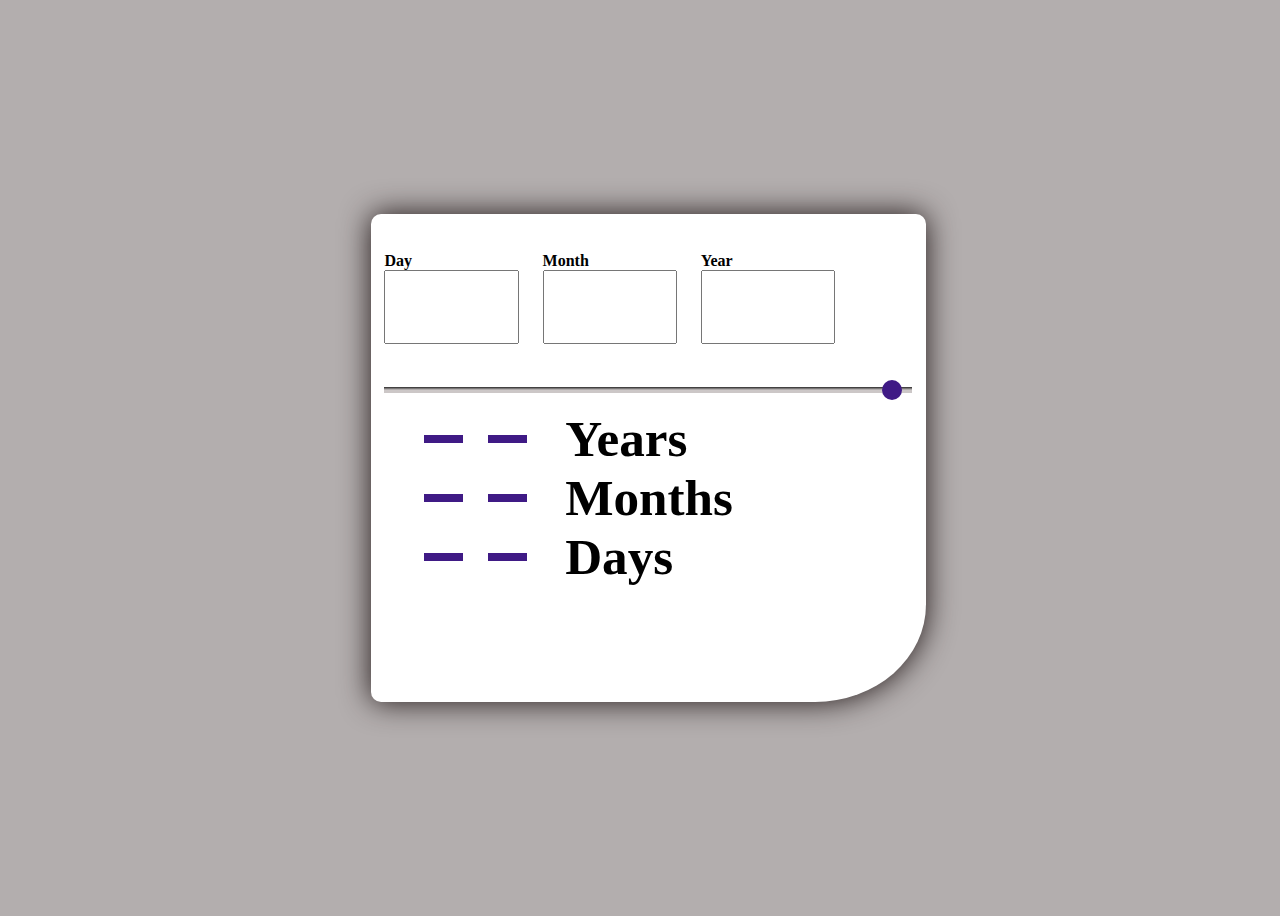
<file: week-two-learn/index.html>
<html lang="en">
<head>
    <meta charset="UTF-8">
    <meta http-equiv="X-UA-Compatible" content="IE=edge">
    <meta name="viewport" content="width=device-width, initial-scale=1.0">
        <!--Bootstrap icon-->
        <link rel="stylesheet" href="https://cdn.jsdelivr.net/npm/bootstrap-icons@1.3.0/font/bootstrap-icons.css">

        <!--Font Awaresome-->
        <link rel="stylesheet" href="https://use.fontawesome.com/releases/v5.5.0/css/all.css" integrity="sha384-B4dIYHKNBt8Bc12p+WXckhzcICo0wtJAoU8YZTY5qE0Id1GSseTk6S+L3BlXeVIU" crossorigin="anonymous">
        <link rel="stylesheet" href="index.css">
        <title>Week two work,Dev consulting</title>
</head>
<body>
       <div id="main">
            <div id="main-1">
                <span>
                    <label for="day"><strong>Day</strong></label><br>
                    <input type="text" id="day" name="days" class="myInput"><br>
                    <i>Must be a valid A valid day</i>
                </span>
                <span>
                    <label for="month"><strong>Month</strong></label><br>
                    <input type="text" id="month" name="months" class="myInput"><br>
                    <i>Must be a valid A valid Month</i>
                </span>
                <span>
                    <label for="year"><strong>Year</strong></label><br>
                    <input type="text" id="year" name="years" class="c"><br>
                    <i>Must be a valid A valid Year</i>
                </span>
            </div>
            <div id="main-2"> 
                <span class="fa fa-arrow-down fa-lg" id="DownArrow"></span>
            </div>
            <div id="main-3">
                <ul>
                    <li>
                        <input type="text" id="Y1">&nbsp;&nbsp;<input type="text" id="Y2">  &nbsp; &nbsp;<strong>Years</strong>
                    </li>
                    <li>
                        <input type="text" id="M1">&nbsp;&nbsp;<input type="text" id="M2">  &nbsp; &nbsp;<strong>Months</strong>
                    </li>
                    <li>
                        <input type="text" id="D1">&nbsp;&nbsp;<input type="text" id="D2">  &nbsp; &nbsp;<strong>Days</strong>
                    </li>
                </ul>
            </div>
       </div>
       <script src="jQuery_3-6-4.js"></script>
       <script src="index.js"></script>
</body>
</html>
</file>
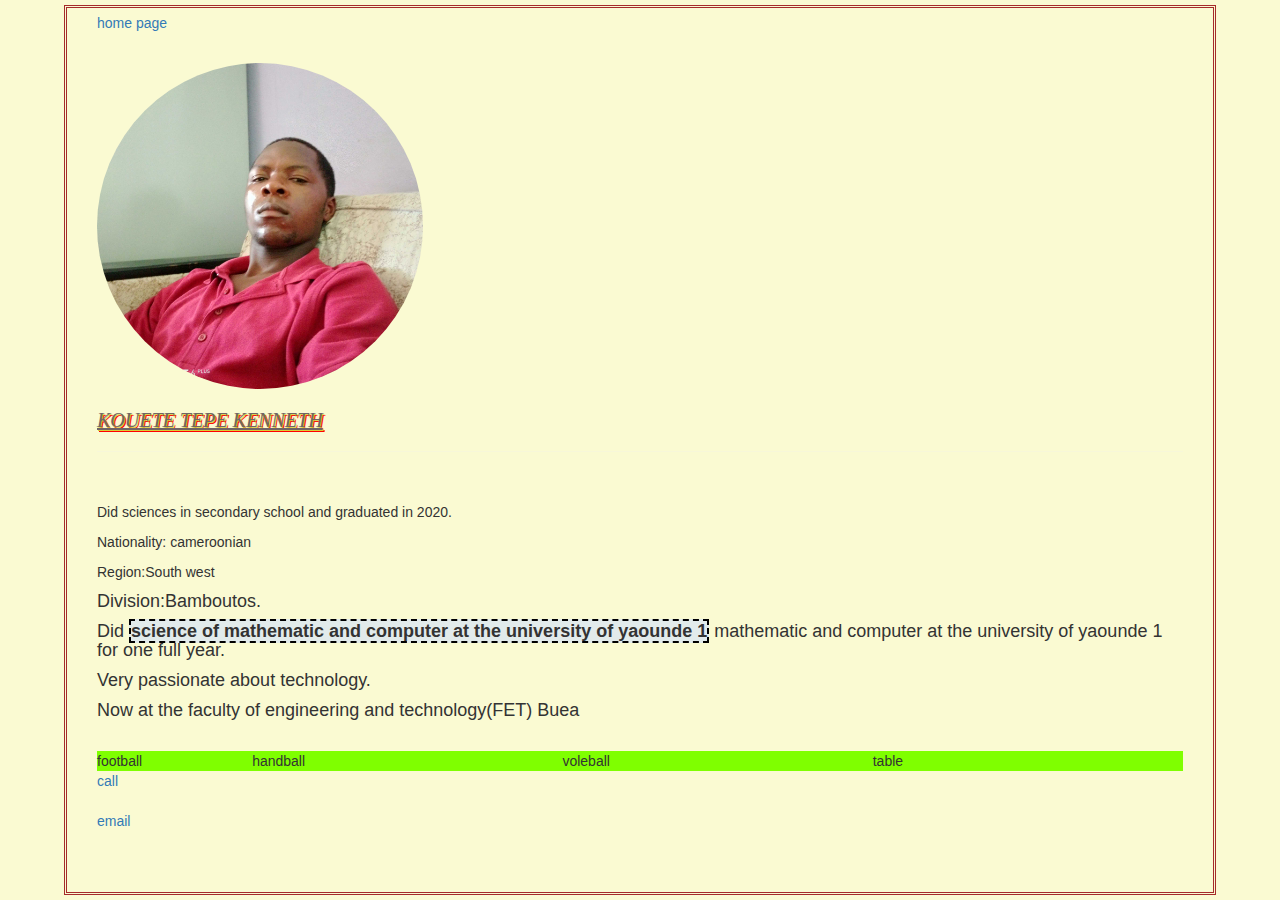
<file: about.html>
</!DOCTYPE html>
<html>
<head>
	<meta charset="utf-8">
	<meta name="viewport" content="width=device-width, initial-scale=1">
    <link href="https://cdn.jsdelivr.net/npm/bootstrap@5.1.3/dist/css/bootstrap.min.css" rel="stylesheet">
    <link rel="stylesheet" href="http://maxcdn.bootstrapcdn.com/bootstrap/3.3.5/css/bootstrap.min.css">
    <link href="https://cdn.jsdelivr.net/npm/bootstrap@5.3.0-alpha1/dist/css/bootstrap.min.css" rel="stylesheet" integrity="sha384-GLhlTQ8iRABdZLl6O3oVMWSktQOp6b7In1Zl3/Jr59b6EGGoI1aFkw7cmDA6j6gD" crossorigin="anonymous">
    <link rel="canonical" href="https://getbootstrap.com/docs/5.3/examples/album/">
    <link rel="stylesheet" href="about.css">
	<title>about</title>
</head>
<body>
	<a href="index.html">home page</a>
    <div class="album py-5 bg-grey">
        <img src="kenneth1.jpg" alt="couldn't load the image">
        <div class="card-body">
            <h3 class="card-text">KOUETE TEPE KENNETH</h3><hr>
        </div>
    </div>
	<p>
		Did sciences in secondary school and graduated in 2020.
	</p>
	<P>
		Nationality: cameroonian
	</P>
	<p>
		Region:South west
	</p>
	<h4>
		Division:Bamboutos.
	</h4>
	<h4>
		Did <b>science of mathematic and computer at the university of yaounde 1</b> mathematic and computer at the university of yaounde 1 for one full year.
	</h4> 
	<h4>
		Very passionate about technology.
	</h4>
	<h4>
		Now at the faculty of engineering and technology(FET) Buea
	</h4>
	<br>
	<section>
		<article class="special">football</article><br>
		<article>handball</article><br>
		<article>voleball</article><br>
		<article>table</article><br>
	</section>
	<address>
		<a href="tel:+237654130795">call</a><br><br>
        <a href="mailto:+237654130795">email</a>
	</address>

</body>
</html>
</file>
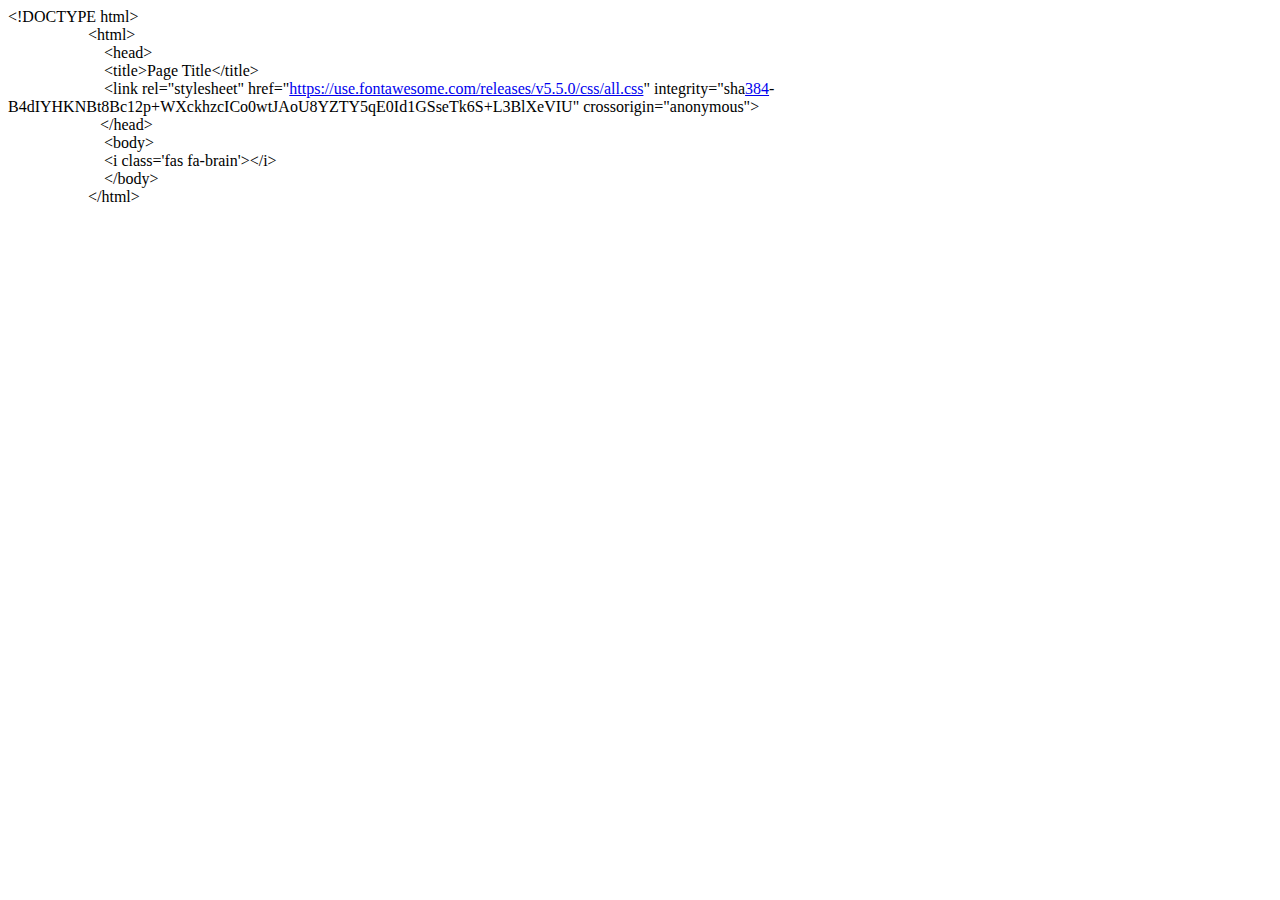
<file: week-one-Learn/bluetooth_content_share.html>
<html><head><meta http-equiv="Content-Type" content="text/html; charset=UTF-8"/></head><body>&lt;!DOCTYPE html&gt;<br>&nbsp;&nbsp;&nbsp;&nbsp;&nbsp;&nbsp;&nbsp;&nbsp;&nbsp;&nbsp;&nbsp;&nbsp;&nbsp;&nbsp;&nbsp;&nbsp;&nbsp;&nbsp;&nbsp; &lt;html&gt;<br>&nbsp;&nbsp;&nbsp;&nbsp;&nbsp;&nbsp;&nbsp;&nbsp;&nbsp;&nbsp;&nbsp;&nbsp;&nbsp;&nbsp;&nbsp;&nbsp;&nbsp;&nbsp;&nbsp;&nbsp;&nbsp;&nbsp;&nbsp; &lt;head&gt;<br>&nbsp;&nbsp;&nbsp;&nbsp;&nbsp;&nbsp;&nbsp;&nbsp;&nbsp;&nbsp;&nbsp;&nbsp;&nbsp;&nbsp;&nbsp;&nbsp;&nbsp;&nbsp;&nbsp;&nbsp;&nbsp;&nbsp;&nbsp; &lt;title&gt;Page Title&lt;/title&gt;<br>&nbsp;&nbsp;&nbsp;&nbsp;&nbsp;&nbsp;&nbsp;&nbsp;&nbsp;&nbsp;&nbsp;&nbsp;&nbsp;&nbsp;&nbsp;&nbsp;&nbsp;&nbsp;&nbsp;&nbsp;&nbsp;&nbsp;&nbsp; &lt;link rel="stylesheet" href="<a href="https://use.fontawesome.com/releases/v5.5.0/css/all.css">https://use.fontawesome.com/releases/v5.5.0/css/all.css</a>" integrity="sha<a href="tel:384">384</a>-B4dIYHKNBt8Bc12p+WXckhzcICo0wtJAoU8YZTY5qE0Id1GSseTk6S+L3BlXeVIU" crossorigin="anonymous"&gt;<br>&nbsp;&nbsp;&nbsp;&nbsp;&nbsp;&nbsp;&nbsp;&nbsp;&nbsp;&nbsp;&nbsp;&nbsp;&nbsp;&nbsp;&nbsp;&nbsp;&nbsp;&nbsp;&nbsp;&nbsp;&nbsp;&nbsp; &lt;/head&gt;<br>&nbsp;&nbsp;&nbsp;&nbsp;&nbsp;&nbsp;&nbsp;&nbsp;&nbsp;&nbsp;&nbsp;&nbsp;&nbsp;&nbsp;&nbsp;&nbsp;&nbsp;&nbsp;&nbsp;&nbsp;&nbsp;&nbsp;&nbsp; &lt;body&gt;<br>&nbsp;&nbsp;&nbsp;&nbsp;&nbsp;&nbsp;&nbsp;&nbsp;&nbsp;&nbsp;&nbsp;&nbsp;&nbsp;&nbsp;&nbsp;&nbsp;&nbsp;&nbsp;&nbsp;&nbsp;&nbsp;&nbsp;&nbsp; &lt;i class='fas fa-brain'&gt;&lt;/i&gt;<br>&nbsp;&nbsp;&nbsp;&nbsp;&nbsp;&nbsp;&nbsp;&nbsp;&nbsp;&nbsp;&nbsp;&nbsp;&nbsp;&nbsp;&nbsp;&nbsp;&nbsp;&nbsp;&nbsp;&nbsp;&nbsp;&nbsp;&nbsp; &lt;/body&gt;<br>&nbsp;&nbsp;&nbsp;&nbsp;&nbsp;&nbsp;&nbsp;&nbsp;&nbsp;&nbsp;&nbsp;&nbsp;&nbsp;&nbsp;&nbsp;&nbsp;&nbsp;&nbsp;&nbsp; &lt;/html&gt;&nbsp;&nbsp;&nbsp;&nbsp;&nbsp;&nbsp;&nbsp;&nbsp;&nbsp;&nbsp;&nbsp;&nbsp;&nbsp;&nbsp;&nbsp;&nbsp;&nbsp;&nbsp;&nbsp; </body></html>
</file>
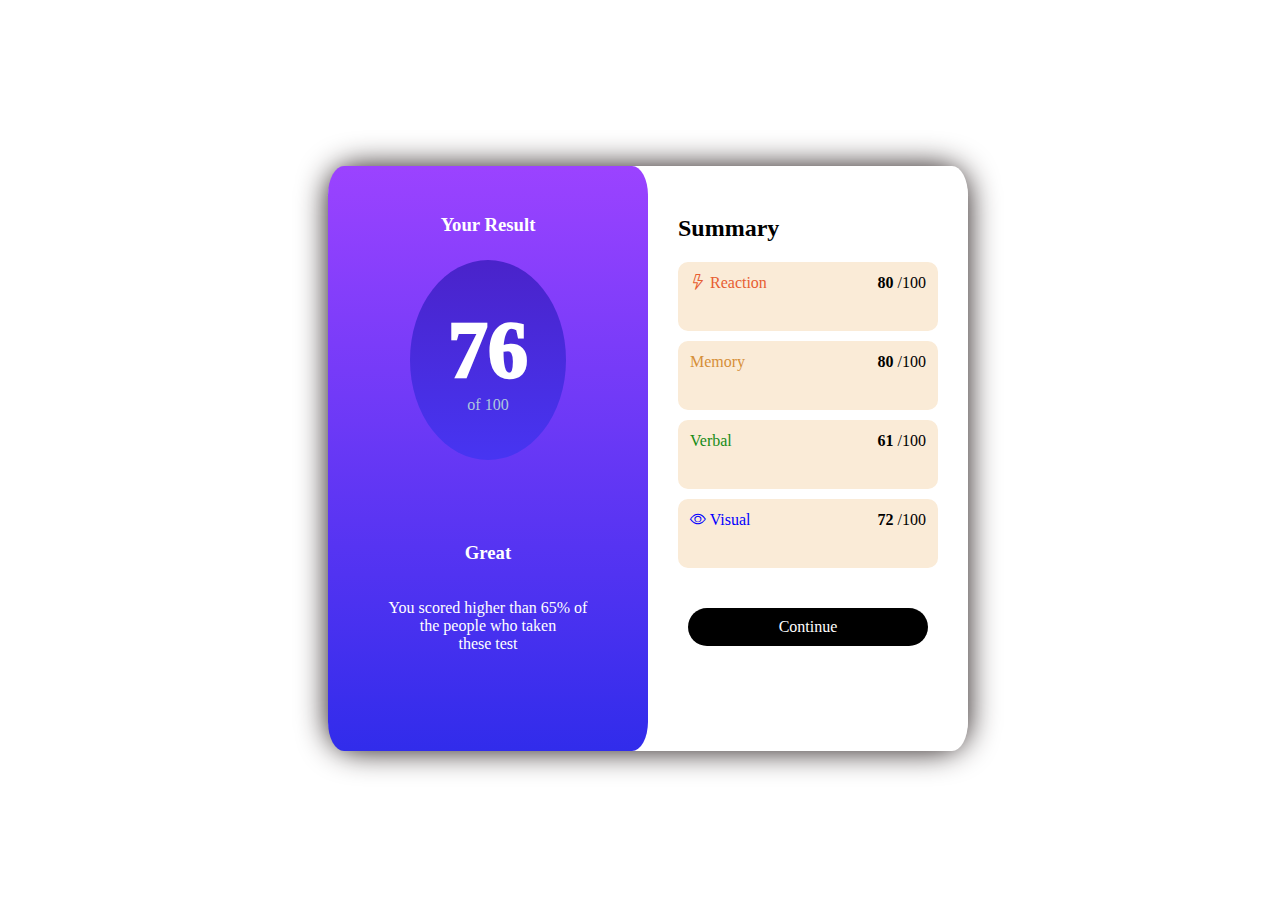
<file: week-one-Learn/week1.html>
<html lang="en">
<head>
    <meta charset="UTF-8">
    <meta http-equiv="X-UA-Compatible" content="IE=edge">
    <meta name="viewport" content="width=device-width, initial-scale=1.0">

    <!--Bootstrap icon-->
    <link rel="stylesheet" href="https://cdn.jsdelivr.net/npm/bootstrap-icons@1.3.0/font/bootstrap-icons.css">

    <!--Font Awaresome-->
    <link rel="stylesheet" href="https://use.fontawesome.com/releases/v5.5.0/css/all.css" integrity="sha384-B4dIYHKNBt8Bc12p+WXckhzcICo0wtJAoU8YZTY5qE0Id1GSseTk6S+L3BlXeVIU" crossorigin="anonymous">
    <link rel="stylesheet" href="week1.css">
    <title>Week 1 work</code></title>
</head>
<body>
    <div id="main">
        <div class="main_1">
            <div class="main_1-1">
                <div id="main_1-1-1"><h3>Your Result</h3></div>
                <div id="main_1-1-2">
                    <div id="main_1-1-1-1">
                        <span>76</span>
                        <span>of 100</span>         
                    </div>
                </div>
                <div id="main_1-1-3">
                    <div id="main_1-1-3-1"><h3>Great</h3></div>
                    <div id="main_1-1-3-2">
                        <p>
                            You scored higher than 65% of <br> the people who taken <br> these test 
                        </p>
                    </div>
                </div>
            </div>
            <div class="main_1-2">
                <h2>Summary</h2>
                <div id="main_1-2-1">
                    <div class="main_1-2-11">
                        <span id="react"><i class="bi bi-lightning"></i> Reaction</span>
                        <span><strong>80</strong> <span>/100</span></span>
                    </div>
                    <div class="main_1-2-11">
                        <span id="mem">    <i class='fas fa-brain'></i> Memory</span>
                        <span><Strong>80</Strong> <span>/100</span></span>
                    </div>
                    <div class="main_1-2-11"> 
                        <span id="ver"><i class='fas fa-comment-alt'></i> Verbal</span>
                        <span> <strong>61</strong> <span>/100</span></span>
                    </div>
                    <div class="main_1-2-11">
                        <span id="vis"><i class="bi bi-eye"></i> Visual</span>
                        <span><strong>72</strong> <span>/100</span></span>
                    </div>
                    <div id="main_1-2-12">
                         <div id="main_1-2-121">
                             <span>Continue</span>
                         </div>
                    </div>
                </div>
            </div>
        </div>
    </div>
</body>
</html>
</file>
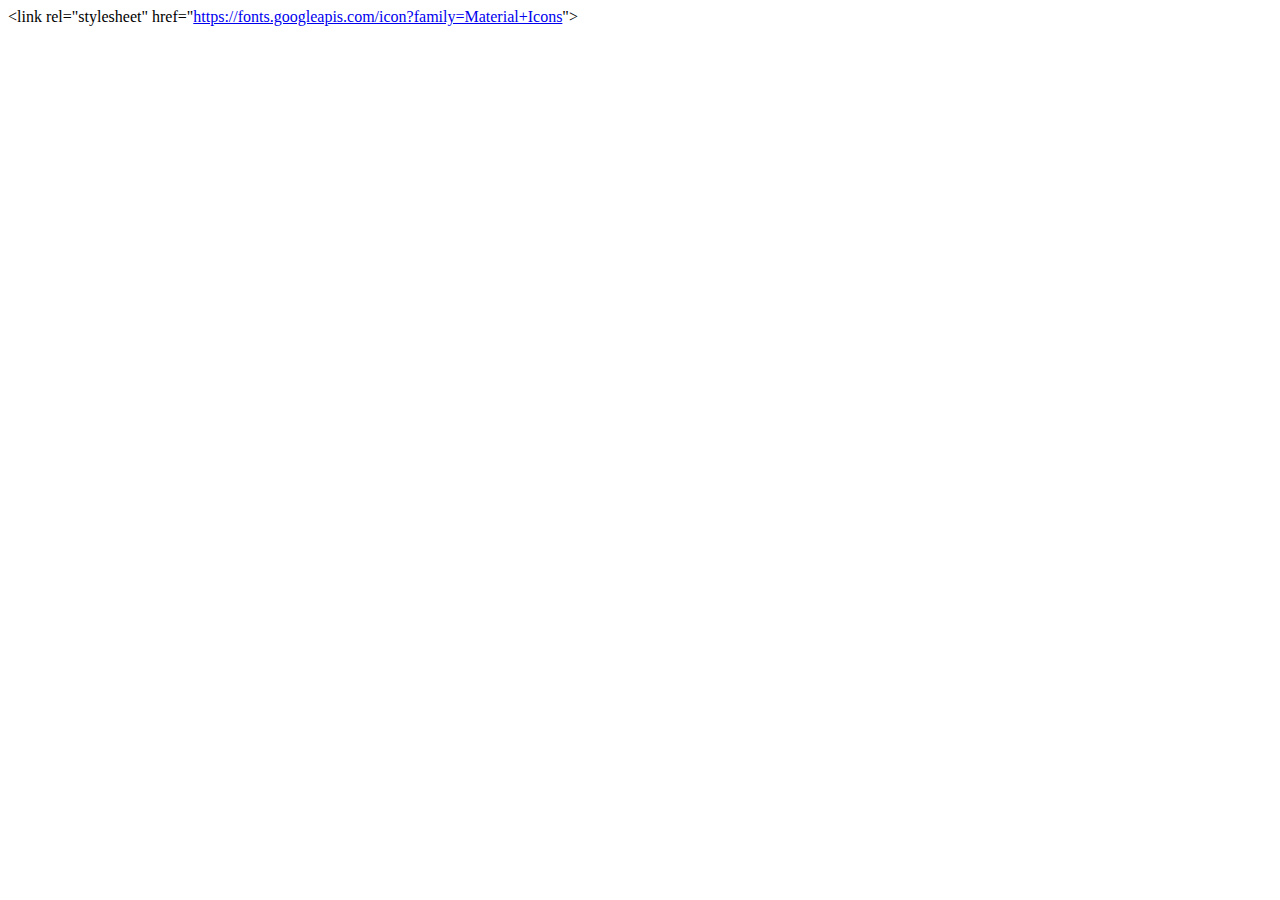
<file: source_code/Level1_portfolio/images/bluetooth_content_share.html>
<html><head><meta http-equiv="Content-Type" content="text/html; charset=UTF-8"/></head><body>&lt;link rel="stylesheet" href="<a href="https://fonts.googleapis.com/icon?family=Material+Icons">https://fonts.googleapis.com/icon?family=Material+Icons</a>"&gt;</body></html>
</file>
<file: week-two-learn/index.css>
body{
    width: 100%;
    height: 100%;
    box-sizing: border-box;
    background-color: rgb(179, 174, 174);
    display: flex;
    justify-content: center;
    align-items: center;
}
#main{
    min-height: fit-content;
    min-width: fit-content;
    max-width:max-content;
    max-width: max-content;
    border-radius: 10px 10px 20% 10px;
    width: 40%;
    height: 50%;
    background-color: white;
    box-shadow: 0 0 30px rgb(32, 22, 22);
    display: flex;
    flex-direction: column;
    align-items: center;
    padding-top: 3%;
}
#main-1{
    width: 95%;
    height: 30%;
  
    box-sizing: border-box;
    display: flex;
    justify-content: flex-start;
}
#main-1>span{
    box-sizing: border-box;
    width: 30%;
    height: 100%;
}
#main-1>span>input{
    width: 85%;
    height: 55%;
}
#main-1>span>i{
    font-size: 0.8vw;
   color: rgb(247, 64, 64);
   visibility: hidden;
}

#main-2{
    position: relative;
    width: 95%;
    height: 6px;
    box-sizing: border-box;
    background-image: linear-gradient(rgb(39, 38, 38), rgb(204, 199, 199), rgb(204, 199, 199));
    display: flex;
    align-items: center;
}
#DownArrow{
    border-radius: 50%;
    background-color: rgb(63, 26, 133);
    padding: 10px;
    color: white;
    position: absolute;
    right: 10px;
}
#main-3{
    width: 95%;
    box-sizing: border-box;
    border-radius: 0px 0px 20% 0px;
}
#main-3>ul>li{
    list-style: none;
    font-size: 4vw;
    display: flex;
    align-items: center;
    justify-content: flex-start;
}
#main-3>ul>li>input{
   width: 3vw;
   height: 0.9vh;
   background-color: rgb(63, 26, 133);
   border: none;
}
</file>
<file: about.css>
li a{
    color: crimson;
    font-family: Verdana;
    font-size: 24px;
}
section{
    background-color: chartreuse;
    display: flex;
}
article{
    
    flex: 4;
}
.special{
    flex: 2;
}
p{
    position: relative;
    z-index: 1;
}
b{
    background-color: rgb(226, 235, 235);
    border: 2px dashed black;
}
img{
    width: 30%;
    border-radius: 80%;
    object-fit: cover;
    <!--float: right;-->
    margin-right: 2%;
    



}
h3{
font-family: serif;	
font-style: italic;
font-size: 20px;
text-decoration: underline;
text-shadow: 1px 1px 1px rgb(216, 205, 54),2px 2px 0px red;
line-height: 1.1;
color: rgb(112, 101, 101);
z-index: 1;
left: 5%;
}
body
{
    background-color:lightgoldenrodyellow;
    background-image:"kenneth1.jpg";
    margin: 5 5%;
    font-family: sans-serif;
    border:3px double brown;
    padding: 5px 30px 5px 30px;
}
</file>
<file: week-one-Learn/week1.css>
body{
    width: 100%;
    height: 100%;
    box-sizing: border-box;
    
}
#main{
    width: 100%;
    height: 100%;
    display: flex;
    justify-content: center;
    align-items: center;
   
   
}
.main_1{
      width: 50%;
      height: 65%;
      display: flex;
      box-shadow: 0 0 30px rgb(32, 22, 22);
      background-color: white;
      border-radius:5%;
}
.main_1-1{
    color: white;
    width: 50%;
    height: 100%;
    background-image: linear-gradient(to top,#312ceb,#9b43ff);
    border-radius: 5%;
    padding: 30px;
    justify-content: center;
    box-sizing: border-box;
}
.main_1-2{
    box-sizing: border-box;
   width: 50%;
   height: 100%;
   background-color: white;
   border-radius: 5%;
   padding: 30px;
}
#main_1-1-1{
    text-align: center;
}
#main_1-1-2{
    height: 40%;
     display: flex;
     justify-content: center;
     align-items: center;
     box-sizing: border-box;
}
#main_1-1-1-1{
    width: 60%;
    height: 95%;
    border-radius: 50%;
    background-image: linear-gradient(#4a23ca,#4735f2);
    color: white;
    display: flex;
    flex-direction: column;
    align-items: center;
   justify-content: center;
    

}
#main_1-1-1-1 span:nth-of-type(2){
      color: rgb(175, 199, 221);
}

#main_1-1-1-1 span:nth-of-type(1){
    font-weight: 1000;
    font-size: 5em;
}

#main_1-1-3{
    position: relative;
    bottom: 0px;
    height: 50%;
    display: flex;
    flex-direction: column;
    align-items: center;
    justify-content: center;

}
#main_1-1-3-1{
    text-align: center;
}
#main_1-1-3-2{
    text-align: center;
}
#main_1-2-1{
    box-sizing: border-box;
    width: 100%;
    height: 75%;
    display: flex;
    flex-direction: column;
    row-gap: 10px;
}
.main_1-2-11{
    height: 15%;
    background-color: antiquewhite;
    border-radius: 10px;
    display: flex;
    justify-content: space-between;
    padding: 12px;
}
#main_1-2-12{
    padding: 10px;
    margin-top: 20px;
}
#main_1-2-121{
    position: relative;
    background-color: black;
    color: white;
    padding: 10px;
    border-radius: 20px;
    text-align: center;
}
#react{
    color: rgb(231, 93, 50);
    font-weight: 500;
}
#mem{
    color: rgb(214, 143, 56);
}
#ver{
    color: rgb(22, 139, 22);
}
#vis{
    color: blue;
}
</file>
